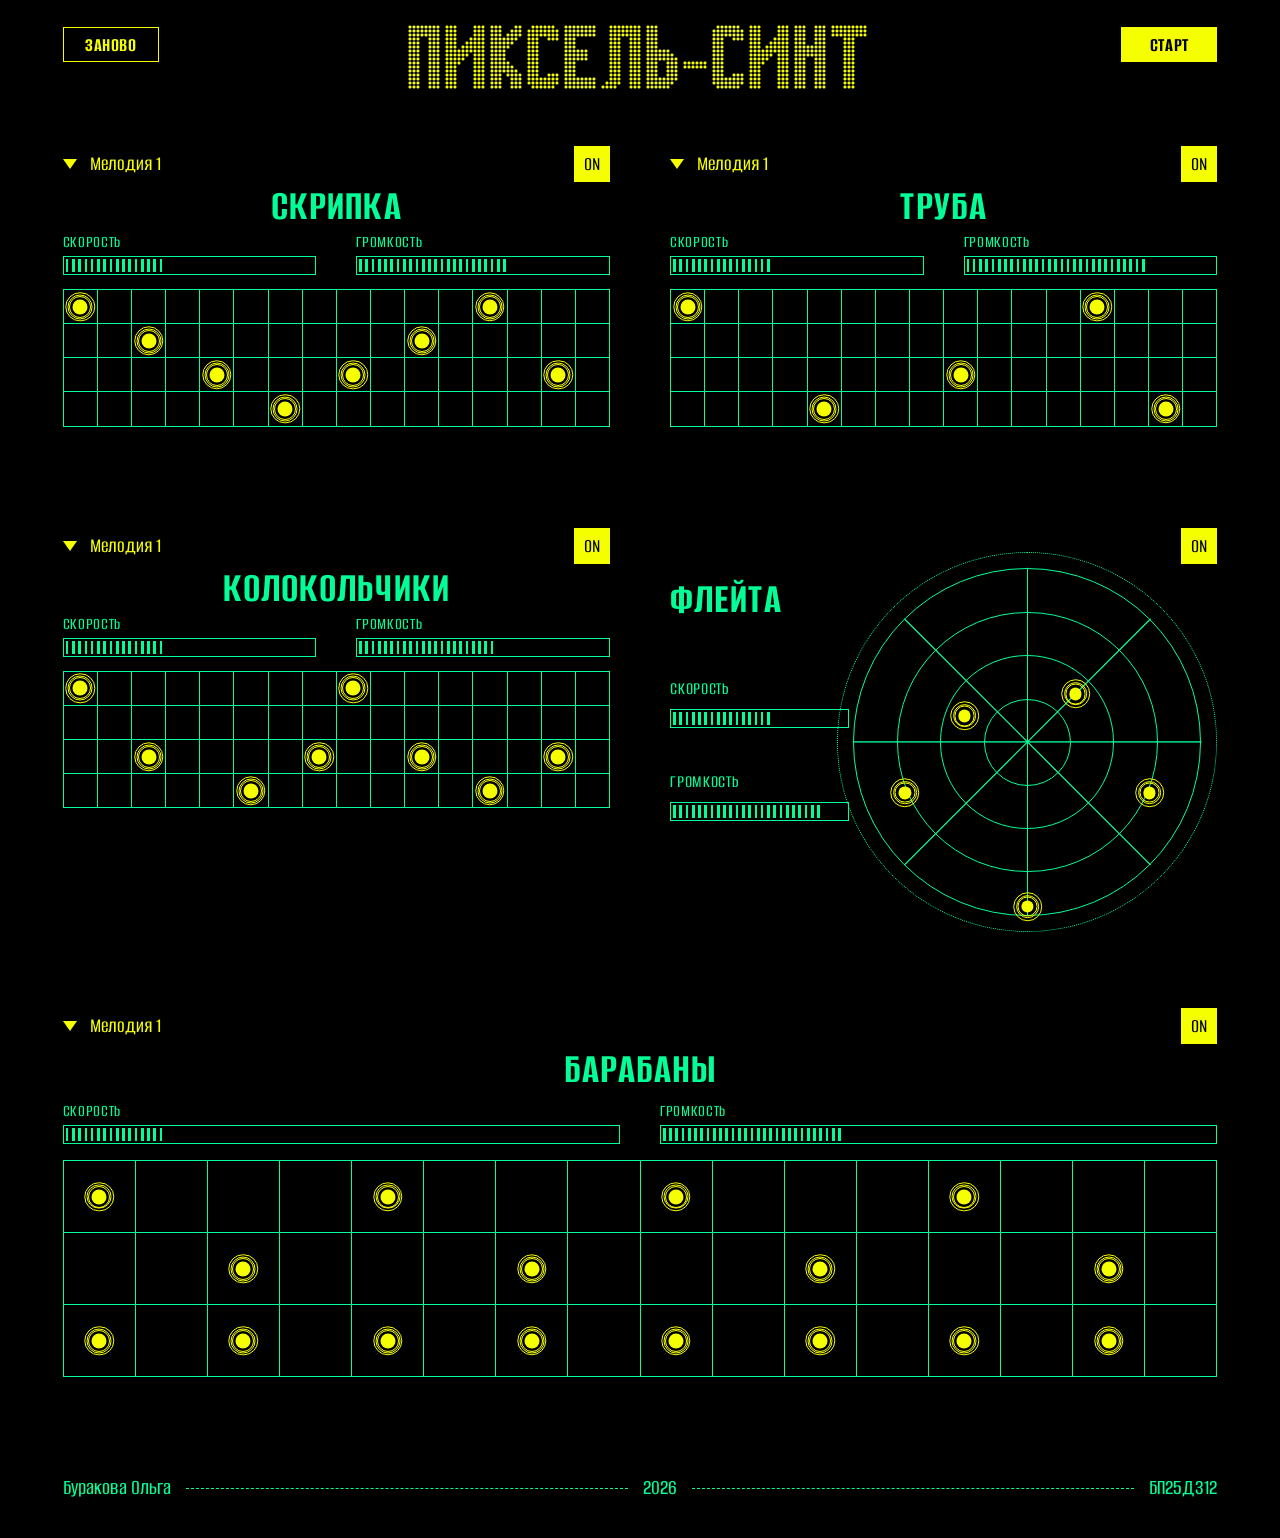
<file: docs/index.html>
<!doctype html>
<html lang="en">
  <head>
    <meta charset="UTF-8" />

    <meta
      name="viewport"
      content="width=device-width, initial-scale=1.0"
    />

    <title>ПИКСЕЛЬ-СИНТ</title>

    <link
      rel="icon"
      href="data:image/svg+xml,%3Csvg xmlns='http://www.w3.org/2000/svg' viewBox='0 0 64 64'%3E%3Crect width='64' height='64' fill='white'/%3E%3Cpath d='M32 8v48M8 32h48M15 15l34 34M49 15L15 49' stroke='black' stroke-width='4'/%3E%3C/svg%3E"
    />
    <script type="module" crossorigin src="./assets/index-B86iozCr.js"></script>
    <link rel="stylesheet" crossorigin href="./assets/index-CZi02rdC.css">
  </head>

  <body>
    <div id="root"></div>

  </body>
</html>
</file>
<file: docs/assets/index-CZi02rdC.css>
@font-face{font-family:Alumni Sans;src:url(./AlumniSans-Medium-yvwyX7ky.ttf) format("truetype");font-weight:500;font-style:normal;font-display:swap}@font-face{font-family:Alumni Sans;src:url(./AlumniSans-Regular-ddGUQUGi.ttf) format("truetype");font-weight:400;font-style:normal;font-display:swap}@font-face{font-family:Alumni Sans;src:url(./AlumniSans-Bold-YXibSox9.ttf) format("truetype");font-weight:700;font-style:normal;font-display:swap}@font-face{font-family:Alumni Sans;src:url(./AlumniSans-Light-N6ViywIY.ttf) format("truetype");font-weight:300;font-style:normal;font-display:swap}@font-face{font-family:BUSE;src:url(./buse-CDEn9HjN.otf) format("opentype");font-weight:400;font-style:normal;font-display:swap}:root{--black: #000000;--yellow: #F6FF00;--mint: #03FD97;--font-ui: "Alumni Sans", "Arial Narrow", sans-serif}*{box-sizing:border-box}html,body,#root{margin:0;min-height:100%;width:100%}body{background:var(--black);color:var(--yellow);font-family:var(--font-ui);font-weight:500}button,select,input{font:inherit}button{cursor:pointer}button:focus-visible,select:focus-visible,input:focus-visible{outline:1px solid var(--mint);outline-offset:3px}.app{width:100%;min-height:100vh;padding:1.15vw 2.25vw 3vw;background:var(--black)}.header{position:relative;display:flex;align-items:center;justify-content:space-between;min-height:3vw;margin-bottom:5.85vw}.brand-block{position:absolute;left:50%;top:0;transform:translate(-50%);text-align:center;white-space:nowrap}.header h1{margin:0;color:var(--yellow);font-family:BUSE,Impact,sans-serif;font-size:clamp(28px,3.34vw,64px);font-weight:400;line-height:1;letter-spacing:.015em}.audio-status{display:none}.main-button,.reset-button{width:7.5vw;min-width:72px;height:2.73vw;min-height:27px;padding:0 .3vw;border:1px solid var(--yellow);border-radius:0;font-family:var(--font-ui);font-size:clamp(14px,1.05vw,20px);font-weight:600;line-height:1;letter-spacing:.03em}.reset-button{background:var(--black);color:var(--yellow)}.main-button{background:var(--yellow);color:var(--black)}.main-button:hover,.reset-button:hover{box-shadow:0 0 0 1px var(--yellow)}.instrument-layout{display:grid;grid-template-columns:minmax(0,1fr) minmax(0,1fr);column-gap:4.69vw;row-gap:7.8vw;width:100%}.instrument{min-width:0;padding:0;border:0;color:var(--yellow);transition:opacity .15s ease}.instrument.is-off .cell.active .note-dot,.drums.is-off .drum-cell.active .note-dot{opacity:.5}.instrument-topline{display:flex;align-items:center;justify-content:space-between;gap:1vw;min-height:1.9vw}.melody-picker{position:relative;display:inline-flex;align-items:center;gap:.65vw;min-width:0;color:var(--yellow);cursor:pointer}.melody-picker select{-moz-appearance:none;appearance:none;-webkit-appearance:none;width:10vw;min-width:95px;max-width:100%;padding:0;border:0;border-radius:0;outline:0;background:transparent;color:var(--yellow);font-family:var(--font-ui);font-size:clamp(16px,1.05vw,20px);font-weight:500;cursor:pointer;position:relative;z-index:2}.melody-picker select option{background:var(--black);color:var(--yellow)}.melody-triangle{display:inline-block;width:0;height:0;flex:0 0 auto;border-left:.39vw solid transparent;border-right:.39vw solid transparent;border-top:.55vw solid var(--yellow);pointer-events:none}.power-button{display:inline-flex;align-items:center;justify-content:center;flex:0 0 auto;width:1.875vw;height:1.875vw;min-width:28px;min-height:28px;padding:0;border:1px solid var(--yellow);border-radius:0;background:var(--black);color:var(--yellow);font-family:var(--font-ui);font-size:clamp(14px,1.05vw,20px);font-weight:500}.power-button.active{background:var(--yellow);color:var(--black)}.instrument-name{margin:.16vw 0 0;color:var(--mint);text-align:center;font-family:var(--font-ui);font-size:clamp(28px,3.75vw,48px);line-height:1;font-weight:600;letter-spacing:.025em}.instrument-controls{display:grid;grid-template-columns:minmax(0,1fr) minmax(0,1fr);justify-content:space-between;column-gap:clamp(24px,3.1vw,60px);margin-top:.1vw;margin-bottom:.78vw}.slider-control{display:flex;min-width:0;flex-direction:column;gap:.2vw}.slider-control>span{color:var(--mint);font-family:var(--font-ui);font-size:clamp(12px,.73vw,14px);font-weight:500;line-height:1;letter-spacing:.04em}.meter{position:relative;width:100%;height:.99vw;min-height:13px;border:1px solid var(--mint);background:transparent;padding:.08vw;overflow:hidden;box-sizing:border-box}.meter-bars{display:flex;align-items:center;gap:.26vw;width:100%;height:100%;pointer-events:none}.meter-bars i{display:block;flex:0 0 .21vw;height:100%;background:transparent}.meter-bars i.lit{background:var(--mint)}.meter input[type=range]{position:absolute;top:-5px;right:0;bottom:-5px;left:0;z-index:2;width:100%;height:calc(100% + 10px);margin:0;opacity:0;cursor:ew-resize}.melody-grid{display:grid;grid-template-rows:repeat(4,minmax(1.5vw,1fr));width:100%;border-left:1px solid var(--mint);border-top:1px solid var(--mint)}.melody-row{display:grid;grid-template-columns:repeat(16,minmax(0,1fr))}.cell{position:relative;display:flex;align-items:center;justify-content:center;min-width:0;aspect-ratio:1 / 1;padding:0;border:0;border-right:1px solid var(--mint);border-bottom:1px solid var(--mint);background:transparent;color:var(--yellow)}.cell:hover{background:#03fd9714}.cell.playing{box-shadow:inset 0 0 0 1px var(--yellow)}.note-dot{position:relative;display:block;width:1.8vw;height:1.8vw;min-width:23px;min-height:23px;pointer-events:none}.note-dot:before,.note-dot:after,.note-dot i{content:"";position:absolute;left:50%;top:50%;display:block;border-radius:50%;transform:translate(-50%,-50%)}.note-dot:before{width:.86vw;height:.86vw;min-width:11px;min-height:11px;background:var(--yellow);border:0}.note-dot:after{width:1.17vw;height:1.17vw;min-width:15px;min-height:15px;border:1px solid var(--yellow)}.note-dot i:nth-child(1){width:1.48vw;height:1.48vw;border:.5px solid var(--yellow)}.note-dot i:nth-child(2){width:1.8vw;height:1.8vw;border:.2px solid var(--yellow)}.note-dot i:nth-child(3){display:none}.drums{width:100%;padding:0;border:0;color:var(--yellow);margin-top:3.5vw}.drum-topline{display:flex;align-items:center;justify-content:space-between;gap:1vw;min-height:1.9vw}.drum-instrument-name{margin:clamp(3px,.16vw,6px) 0 0;color:var(--mint);text-align:center;font-family:var(--font-ui);font-size:clamp(30px,3.75vw,76px);line-height:1;font-weight:600;letter-spacing:.025em}.drum-controls{display:grid;grid-template-columns:minmax(0,1fr) minmax(0,1fr);justify-content:space-between;column-gap:clamp(24px,3.1vw,60px);width:100%;margin-top:clamp(8px,.65vw,14px);margin-bottom:clamp(12px,.78vw,18px)}.drum-melody-grid{display:grid;grid-template-columns:minmax(0,1fr);gap:0;width:100%;border-left:1px solid var(--mint);border-top:1px solid var(--mint)}.drum-row{margin:0}.drum-grid{display:grid;grid-template-columns:repeat(16,minmax(0,1fr));width:100%;border:0}.drum-cell{display:flex;position:relative;align-items:center;justify-content:center;min-width:0;aspect-ratio:1 / 1;padding:0;border:0;border-right:1px solid var(--mint);border-bottom:1px solid var(--mint);background:transparent}.drum-cell:hover{background:#03fd9714}.drum-cell.playing{box-shadow:inset 0 0 0 1px var(--yellow)}.drum-dot{transform:none}.drums.is-off .drum-cell.active .note-dot{opacity:.5}.footer{display:flex;align-items:center;gap:1.2vw;width:100%;margin-top:7.8vw;color:var(--mint);font-family:var(--font-ui);font-size:clamp(16px,1.05vw,20px);font-weight:500;line-height:1}.footer-line{flex:1 1 auto;border-top:1px dashed var(--mint);height:0}.instrument:has(.flute-wheel-wrap){position:relative;display:flex;flex-direction:column;min-height:34vw}.instrument:has(.flute-wheel-wrap) .instrument-topline{position:absolute;right:0;top:0;z-index:10}.instrument:has(.flute-wheel-wrap) .instrument-name{margin:4vw 0 0;text-align:left}.instrument:has(.flute-wheel-wrap) .instrument-controls{position:absolute;left:0;top:10vw;width:14vw;display:flex;flex-direction:column;gap:3.5vw;margin:0;z-index:10}.instrument:has(.flute-wheel-wrap) .slider-control{width:100%}.instrument:has(.flute-wheel-wrap) .slider-control>span{display:block;font-size:clamp(18px,1.3vw,24px);margin-bottom:.5vw}.instrument:has(.flute-wheel-wrap) .slider-control:first-child{margin-top:2vw}.flute-wheel-wrap{position:absolute;right:0;top:2vw;width:min(30vw,380px);aspect-ratio:1;z-index:1}.flute-wheel{position:absolute;top:0;right:0;bottom:0;left:0;border:1px dotted var(--mint);border-radius:50%;overflow:hidden;background:#000}.wheel-sector{position:absolute;top:3%;right:3%;bottom:3%;left:3%;border-radius:50%;background:conic-gradient(from -90deg,rgba(0,255,170,.88) 0deg,rgba(0,255,170,.38) 90deg,transparent 90deg 360deg);clip-path:polygon(50% 50%,50% 0%,100% 0%,100% 50%);opacity:.95}.wheel-rings{position:absolute;top:4%;right:4%;bottom:4%;left:4%;border-radius:50%}.wheel-rings i{position:absolute;border:1px solid var(--mint);border-radius:50%;top:0;right:0;bottom:0;left:0}.wheel-rings i:nth-child(2){top:12.5%;right:12.5%;bottom:12.5%;left:12.5%}.wheel-rings i:nth-child(3){top:25%;right:25%;bottom:25%;left:25%}.wheel-rings i:nth-child(4){top:37.5%;right:37.5%;bottom:37.5%;left:37.5%}.wheel-spokes{position:absolute;top:4%;right:4%;bottom:4%;left:4%;pointer-events:none}.wheel-spokes i{position:absolute;left:50%;top:0;height:100%;width:1px;background:var(--mint);transform-origin:50% 50%;opacity:.9}.wheel-note{position:absolute;z-index:3;width:7%;height:7%;padding:0;border:0;border-radius:50%;background:transparent;transform:translate(-50%,-50%)}.wheel-note.active{cursor:pointer}.wheel-note.playing{background:#0fa3;box-shadow:0 0 12px var(--mint)}.wheel-note .note-dot{width:100%;height:100%;min-width:0;min-height:0}.wheel-note .note-dot:before{width:48%;height:48%;min-width:0;min-height:0}.wheel-note .note-dot:after{width:70%;height:70%;min-width:0;min-height:0}.wheel-note .note-dot i:nth-child(1){width:88%;height:88%}.wheel-note .note-dot i:nth-child(2){width:110%;height:110%}.wheel-center{position:absolute;z-index:4;left:50%;top:50%;width:1px;height:1px;background:var(--mint)}@media (max-width: 700px){.app{padding:18px 16px 28px}.header{min-height:70px;margin-bottom:58px}.brand-block{top:6px}.header h1{font-size:clamp(23px,6vw,36px)}.main-button,.reset-button{min-width:58px;width:auto;padding:0 8px;min-height:28px;font-size:14px}.instrument-layout{display:flex;flex-direction:column;gap:42px}.instrument{width:100%}.instrument-topline{min-height:30px}.melody-picker{gap:8px}.melody-picker select{width:130px;font-size:17px}.melody-triangle{border-left-width:6px;border-right-width:6px;border-top-width:8px}.power-button{width:30px;height:30px}.instrument-name,.drum-instrument-name,.drum-title h2{font-size:clamp(30px,8vw,40px)}.instrument-controls,.drum-controls{width:100%;grid-template-columns:repeat(2,minmax(0,1fr));column-gap:18px;margin:8px 0 12px}.slider-control{width:100%}.slider-control>span{font-size:14px}.meter{height:16px;padding:2px}.meter-bars{gap:2px}.meter-bars i{flex:1 1 0;min-width:0}.melody-grid{grid-template-rows:repeat(4,minmax(22px,1fr));border-width:1px 0 0 1px}.cell{border-right-width:1px;border-bottom-width:1px}.note-dot{width:22px;height:22px}.note-dot:before{width:9px;height:9px}.note-dot:after{width:14px;height:14px}.note-dot i:nth-child(1){width:18px;height:18px}.note-dot i:nth-child(2){width:22px;height:22px}.drums{margin-top:30px}.drum-topline{min-height:30px}.drum-instrument-name{font-size:clamp(28px,7vw,38px);margin-top:6px}.drum-cell{aspect-ratio:1 / 1}.footer{margin-top:48px;gap:8px;font-size:15px}.instrument:has(.flute-wheel-wrap){height:auto;min-height:0}.instrument:has(.flute-wheel-wrap) .instrument-name{position:static;margin-top:10px}.instrument:has(.flute-wheel-wrap) .instrument-controls{position:static;width:100%;margin:15px 0;gap:20px}.instrument:has(.flute-wheel-wrap) .slider-control>span{font-size:16px}.instrument:has(.flute-wheel-wrap) .slider-control:first-child{margin-top:0}.instrument:has(.flute-wheel-wrap) .slider-control{width:100%}.flute-wheel-wrap{position:relative;width:min(65vw,300px);margin:20px auto 0;top:0}}@media (min-width: 701px){.app{padding:1.5vw 4.9vw 3vw}.header{min-height:4vw;margin-bottom:5.8vw}.header h1{font-size:clamp(48px,5vw,96px)}.main-button,.reset-button{width:clamp(96px,7.5vw,150px);height:clamp(35px,2.75vw,52px);font-size:clamp(20px,1.55vw,30px)}.instrument-layout{grid-template-columns:minmax(0,1fr) minmax(0,1fr);column-gap:4.7vw;row-gap:7.8vw}.instrument-topline,.drum-topline{min-height:clamp(38px,3vw,58px)}.melody-picker{gap:1vw}.melody-picker select{width:clamp(150px,13vw,260px);font-size:clamp(21px,1.65vw,32px)}.melody-triangle{border-left-width:clamp(7px,.55vw,12px);border-right-width:clamp(7px,.55vw,12px);border-top-width:clamp(10px,.75vw,16px)}.power-button{width:clamp(36px,2.8vw,54px);height:clamp(36px,2.8vw,54px);font-size:clamp(20px,1.55vw,30px)}.instrument-name,.drum-instrument-name,.drum-title h2{font-size:clamp(42px,3.4vw,68px)}.instrument-controls{margin-top:.45vw;margin-bottom:1.1vw;column-gap:clamp(30px,3.1vw,64px)}.slider-control{gap:.35vw}.slider-control>span{font-size:clamp(17px,1.25vw,25px)}.meter{height:clamp(19px,1.5vw,30px);padding:2px}.meter-bars{gap:clamp(3px,.28vw,6px)}.meter-bars i{min-width:2px}.melody-grid{grid-template-rows:repeat(4,minmax(clamp(32px,2.6vw,52px),1fr));border-width:1.5px 0 0 1.5px}.cell{border-right-width:1.5px;border-bottom-width:1.5px}.note-dot{width:clamp(28px,2.3vw,46px);height:clamp(28px,2.3vw,46px)}.note-dot:before{width:clamp(15px,1.15vw,23px);height:clamp(15px,1.15vw,23px)}.note-dot:after{width:clamp(20px,1.55vw,31px);height:clamp(20px,1.55vw,31px);border-width:1.2px}.note-dot i:nth-child(1){width:clamp(24px,1.95vw,39px);height:clamp(24px,1.95vw,39px);border-width:1px}.note-dot i:nth-child(2){width:clamp(28px,2.3vw,46px);height:clamp(28px,2.3vw,46px);border-width:.6px}.drums{margin-top:3.5vw}.drum-controls{margin-top:clamp(12px,.8vw,18px);margin-bottom:clamp(16px,1.1vw,24px)}.drum-melody-grid{border-width:1.5px 0 0 1.5px}.drum-cell{border-right-width:1.5px;border-bottom-width:1.5px}.footer{margin-top:clamp(70px,7.8vw,145px);font-size:clamp(22px,1.65vw,32px)}}
</file>
